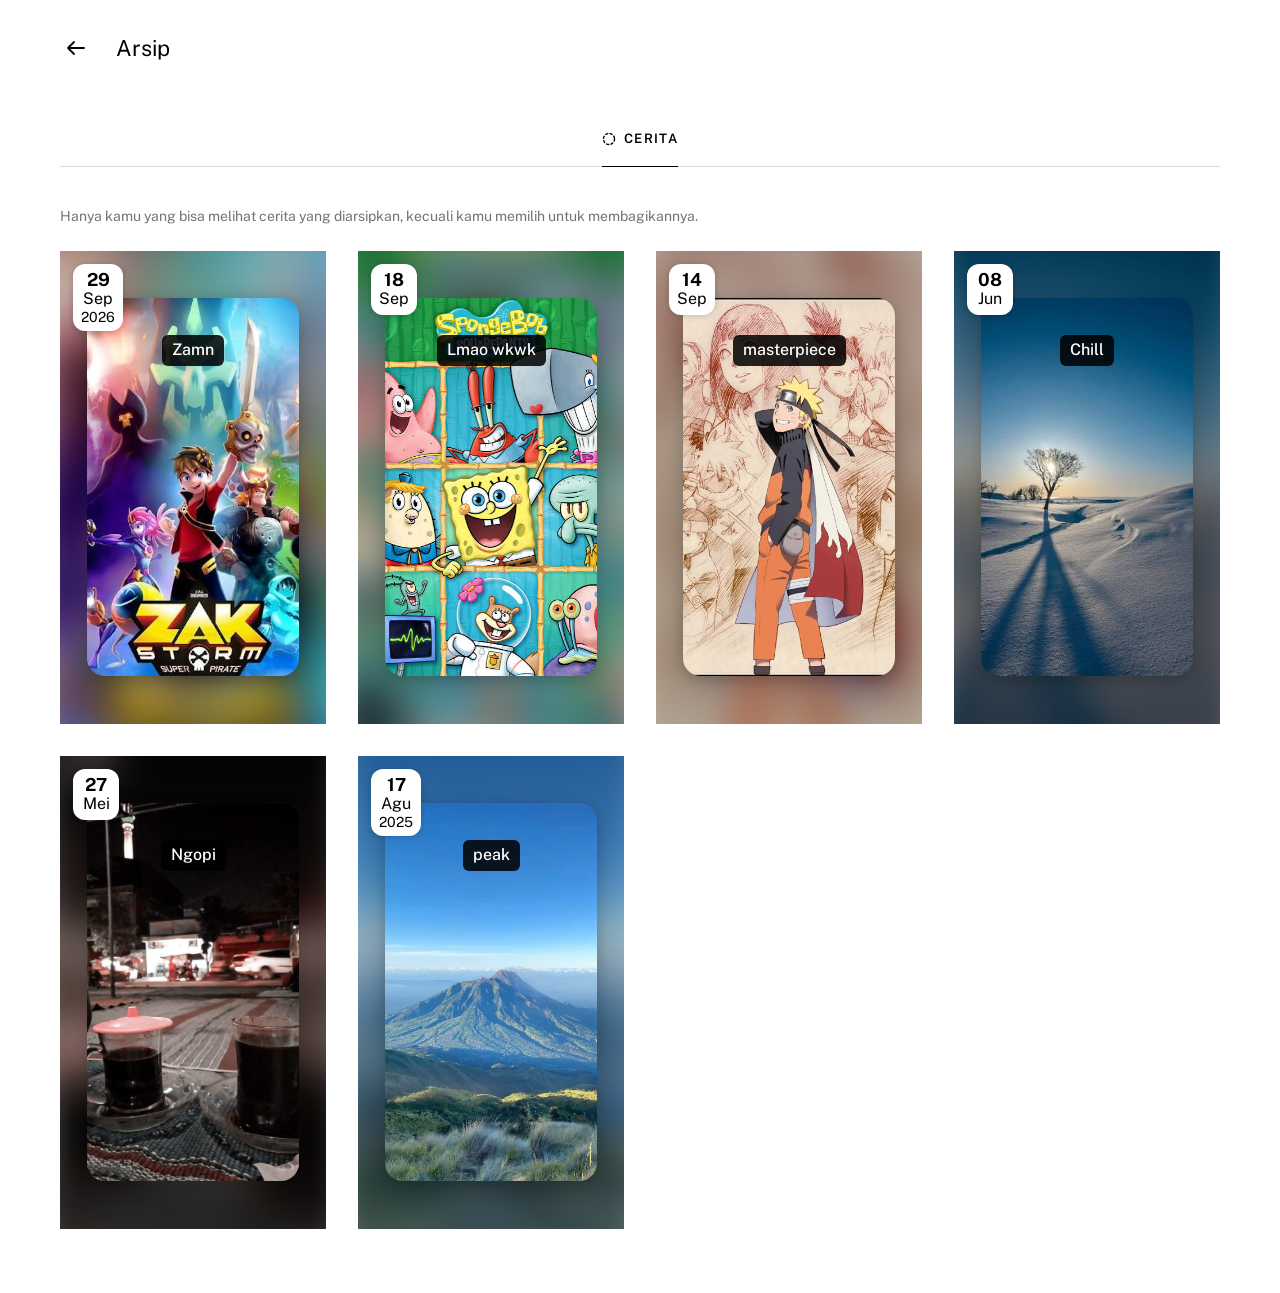
<file: archive.html>
<!DOCTYPE html>
<html lang="id">
<head>
    <meta charset="UTF-8">
    <meta name="viewport" content="width=device-width, initial-scale=1.0">
    <title>Arsip • Instagram</title>

    <link rel="preconnect" href="https://fonts.googleapis.com">
    <link rel="preconnect" href="https://fonts.gstatic.com" crossorigin>
    <link href="https://fonts.googleapis.com/css2?family=Public+Sans:ital,wght@0,100..900;1,100..900&display=swap" rel="stylesheet">

    <link rel="stylesheet" href="archive.css">
</head>
<body>

  <main class="page">

    <header class="top">
      <a href="index.html" class="back" aria-label="Kembali ke profil">
        <svg width="24" height="24" viewBox="0 0 24 24" fill="none" stroke="currentColor" stroke-width="1.8" stroke-linecap="round" stroke-linejoin="round" aria-hidden="true">
          <path d="M20 12H4M10 6l-6 6 6 6"/>
        </svg>
      </a>
      <h1 class="title">Arsip</h1>
    </header>

    <div class="tabs" role="tablist" aria-label="Jenis arsip">
      <button class="tab" role="tab" id="tab-stories" aria-selected="true" aria-controls="archive-grid">
        <svg width="14" height="14" viewBox="0 0 24 24" fill="none" stroke="currentColor" stroke-width="2.4" stroke-linecap="round" stroke-dasharray="3.4 4.2" aria-hidden="true">
          <circle cx="12" cy="12" r="9.5"/>
        </svg>
        Cerita
      </button>
    </div>

    <p class="note">Hanya kamu yang bisa melihat cerita yang diarsipkan, kecuali kamu memilih untuk membagikannya.</p>

    <section id="archive-grid" role="tabpanel" aria-labelledby="tab-stories"></section>

  </main>

  <dialog id="viewer" class="viewer" aria-label="Lihat cerita arsip">
    <div class="viewer-media">
      <button id="viewer-close" type="button" class="round" aria-label="Tutup">×</button>
      <button id="viewer-prev" type="button" class="round" aria-label="Sebelumnya">‹</button>
      <button id="viewer-next" type="button" class="round" aria-label="Berikutnya">›</button>
      <div id="viewer-frame" class="viewer-frame"></div>
    </div>
    <div class="viewer-info">
      <div style="min-width:0">
        <p id="viewer-date"></p>
        <p id="viewer-caption"></p>
      </div>
      <button id="viewer-restore" type="button" class="btn-blue">Kembalikan ke profil</button>
    </div>
  </dialog>

  <div id="toast" class="toast" role="status" aria-live="polite"></div>

  <script>

    const stories = [
      { id: 's1', day: '29', month: 'Sep', year: '2026', caption: 'Zamn',       src: 'story-1.jpg', bg: '#1e1b4b' },
      { id: 's2', day: '18', month: 'Sep', year: '',     caption: 'Lmao wkwk',       src: 'story-2.jpg', bg: '#0f766e' },
      { id: 's3', day: '14', month: 'Sep', year: '',     caption: 'masterpiece',          src: 'story-3.jpg', bg: '#b45309' },
      { id: 's4', day: '08', month: 'Jun', year: '',     caption: 'Chill',  src: 'story-4.jpg', bg: '#1d4ed8' },
      { id: 's5', day: '27', month: 'Mei', year: '',     caption: 'Ngopi',     src: 'story-5.jpg', bg: '#1c1917' },
      { id: 's6', day: '17', month: 'Agu', year: '2025', caption: 'peak',  src: 'story-6.jpg', bg: '#0369a1' }
    ];

    const $ = (id) => document.getElementById(id);
    const grid = $('archive-grid');
    const viewer = $('viewer');
    let viewIndex = 0;
    let lastOpener = null;

    function layerStyle(item) {
      return item.src
        ? `background-image:url('${item.src}')`
        : `background-image:${item.bg}`;
    }

    function badgeHTML(item) {
      return `<span class="badge"><b>${item.day}</b><span>${item.month}</span>${item.year ? `<span class="yr">${item.year}</span>` : ''}</span>`;
    }

    function stickerHTML(item) {
      const onlyEmoji = /^[\p{Extended_Pictographic}\u200d\ufe0f\s]+$/u.test(item.caption);
      return `<span class="sticker${onlyEmoji ? ' emoji' : ''}">${item.caption}</span>`;
    }

    function renderGrid() {
      if (!stories.length) {
        grid.innerHTML = `
          <div class="empty">
            <strong>Belum ada cerita di arsip</strong>
            <p>Cerita yang kamu arsipkan akan muncul di sini.</p>
          </div>`;
        return;
      }
      grid.innerHTML = `
        <ul class="grid">
          ${stories.map((item, i) => `
            <li>
              <button type="button" class="story" data-index="${i}"
                aria-label="Buka cerita ${item.day} ${item.month} ${item.year}: ${item.caption}">
                <span class="story-bg" style="${layerStyle(item)}"></span>
                <span class="story-frame" style="${layerStyle(item)}">${stickerHTML(item)}</span>
                ${badgeHTML(item)}
              </button>
            </li>`).join('')}
        </ul>`;
    }

    function renderViewer() {
      const item = stories[viewIndex];
      const frame = $('viewer-frame');
      frame.style.cssText = layerStyle(item);
      frame.innerHTML = stickerHTML(item);
      $('viewer-date').textContent = `${item.day} ${item.month}${item.year ? ' ' + item.year : ''}`;
      $('viewer-caption').textContent = item.caption;
      $('viewer-prev').disabled = viewIndex === 0;
      $('viewer-next').disabled = viewIndex === stories.length - 1;
    }

    function openViewer(index, opener) {
      viewIndex = index;
      lastOpener = opener;
      renderViewer();
      viewer.showModal();
    }

    function step(delta) {
      const next = viewIndex + delta;
      if (next < 0 || next >= stories.length) return;
      viewIndex = next;
      renderViewer();
    }

    function showToast(message) {
      const t = $('toast');
      t.textContent = message;
      t.classList.add('show');
      clearTimeout(showToast.timer);
      showToast.timer = setTimeout(() => t.classList.remove('show'), 2500);
    }

    grid.addEventListener('click', (e) => {
      const btn = e.target.closest('button[data-index]');
      if (btn) openViewer(Number(btn.dataset.index), btn);
    });

    $('viewer-close').addEventListener('click', () => viewer.close());
    $('viewer-prev').addEventListener('click', () => step(-1));
    $('viewer-next').addEventListener('click', () => step(1));

    viewer.addEventListener('click', (e) => { if (e.target === viewer) viewer.close(); });

    viewer.addEventListener('keydown', (e) => {
      if (e.key === 'ArrowLeft') step(-1);
      if (e.key === 'ArrowRight') step(1);
    });

    viewer.addEventListener('close', () => {
      if (lastOpener && document.contains(lastOpener)) lastOpener.focus();
    });

    $('viewer-restore').addEventListener('click', () => {
      stories.splice(viewIndex, 1);
      lastOpener = null;
      viewer.close();
      renderGrid();
      showToast('Dikembalikan ke profil');
    });

    renderGrid();
  </script>
</body>
</html>
</file>
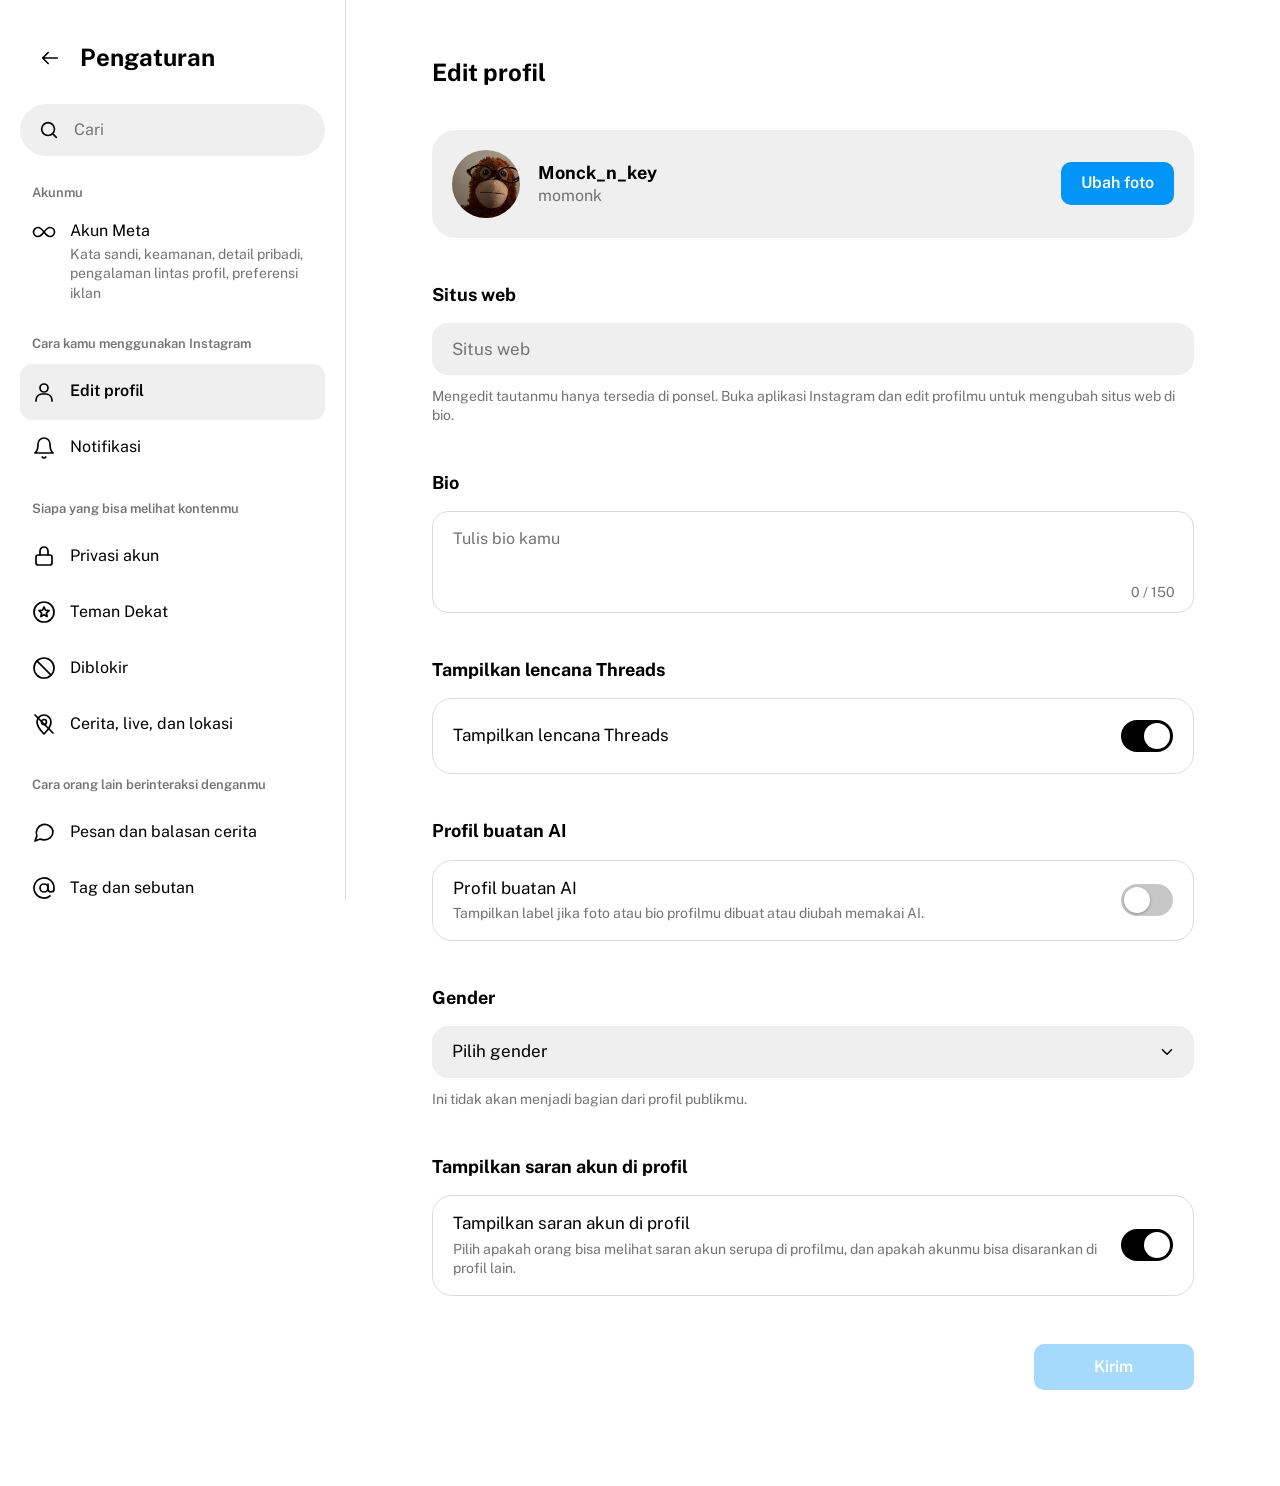
<file: edit-profile.html>
<!DOCTYPE html>
<html lang="id">
<head>
    <meta charset="UTF-8">
    <meta name="viewport" content="width=device-width, initial-scale=1.0">
    <title>Edit profil • Instagram</title>

    <link rel="preconnect" href="https://fonts.googleapis.com">
    <link rel="preconnect" href="https://fonts.gstatic.com" crossorigin>
    <link href="https://fonts.googleapis.com/css2?family=Public+Sans:ital,wght@0,100..900;1,100..900&display=swap" rel="stylesheet">

    <link rel="stylesheet" href="edit-profile.css">
</head>
<body>

  <div class="layout">

    <aside class="side" aria-label="Pengaturan">
      <div class="side-head">
        <a href="index.html" class="icon-btn" aria-label="Kembali ke profil">
          <svg width="22" height="22" viewBox="0 0 24 24" fill="none" stroke="currentColor" stroke-width="1.8" stroke-linecap="round" stroke-linejoin="round" aria-hidden="true"><path d="M20 12H4M10 6l-6 6 6 6"/></svg>
        </a>
        <h2 class="side-title">Pengaturan</h2>
      </div>

      <label class="search">
        <svg width="22" height="22" viewBox="0 0 24 24" fill="none" stroke="currentColor" stroke-width="1.8" stroke-linecap="round" aria-hidden="true"><circle cx="11" cy="11" r="7"/><path d="m20 20-3.500-3.500"/></svg>
        <input id="menu-search" type="search" placeholder="Cari" autocomplete="off" aria-label="Cari pengaturan" />
      </label>

      <nav id="menu" aria-label="Menu pengaturan"></nav>
      <p id="no-result" class="no-result" hidden>Tidak ada pengaturan yang cocok.</p>
    </aside>

    <main class="main">
      <div class="content">

        <a href="index.html" class="icon-btn back-mobile" aria-label="Kembali ke profil">
          <svg width="22" height="22" viewBox="0 0 24 24" fill="none" stroke="currentColor" stroke-width="1.8" stroke-linecap="round" stroke-linejoin="round" aria-hidden="true"><path d="M20 12H4M10 6l-6 6 6 6"/></svg>
        </a>

        <div class="select-wrap mobile-nav">
          <select id="mobile-nav" class="input" aria-label="Pilih pengaturan"></select>
          <svg width="18" height="18" viewBox="0 0 24 24" fill="none" stroke="currentColor" stroke-width="2" stroke-linecap="round" stroke-linejoin="round" aria-hidden="true"><path d="m6 9 6 6 6-6"/></svg>
        </div>

        <h1 id="page-title" class="page-title">Edit profil</h1>

        <div id="page-other" class="stack" hidden></div>

        <div id="page-edit">
        <form id="edit-form" novalidate>

          <section class="profile-card">
            <div class="profile-info">
              <img id="avatar" class="avatar" src="profile.jpg" alt="Foto profil" />
              <div style="min-width:0">
                <p id="p-username" class="p-username">Monck_n_key</p>
                <p id="p-name" class="p-name">momonk</p>
              </div>
            </div>
            <button type="button" id="photo-btn" class="btn">Ubah foto</button>
            <input type="file" id="photo-input" accept="image/*" hidden />
          </section>

          <div class="field">
            <label class="label" for="website">Situs web</label>
            <input id="website" class="input" type="text" placeholder="Situs web" disabled />
            <p class="hint">Mengedit tautanmu hanya tersedia di ponsel. Buka aplikasi Instagram dan edit profilmu untuk mengubah situs web di bio.</p>
          </div>

          <div class="field">
            <label class="label" for="bio">Bio</label>
            <div class="bio-box">
              <textarea id="bio" maxlength="150" placeholder="Tulis bio kamu"></textarea>
              <span id="bio-count" class="bio-count">0 / 150</span>
            </div>
          </div>

          <div class="field">
            <h2 class="label" id="threads-label">Tampilkan lencana Threads</h2>
            <div class="row">
              <span class="row-title">Tampilkan lencana Threads</span>
              <button type="button" role="switch" id="threads" class="switch" aria-checked="true" aria-labelledby="threads-label"></button>
            </div>
          </div>

          <div class="field">
            <h2 class="label" id="ai-label">Profil buatan AI</h2>
            <div class="row">
              <div>
                <p class="row-title">Profil buatan AI</p>
                <p class="row-desc">Tampilkan label jika foto atau bio profilmu dibuat atau diubah memakai AI.</p>
              </div>
              <button type="button" role="switch" id="ai" class="switch" aria-checked="false" aria-labelledby="ai-label"></button>
            </div>
          </div>

          <div class="field">
            <label class="label" for="gender">Gender</label>
            <div class="select-wrap">
              <select id="gender" class="input">
                <option value="">Pilih gender</option>
                <option value="Perempuan">Perempuan</option>
                <option value="Laki-laki">Laki-laki</option>
                <option value="Kustom">Kustom</option>
                <option value="Tidak ingin menyebutkan">Pilih tidak menyebutkan</option>
              </select>
              <svg width="18" height="18" viewBox="0 0 24 24" fill="none" stroke="currentColor" stroke-width="2" stroke-linecap="round" stroke-linejoin="round" aria-hidden="true"><path d="m6 9 6 6 6-6"/></svg>
            </div>
            <p class="hint">Ini tidak akan menjadi bagian dari profil publikmu.</p>
          </div>

          <div class="field">
            <h2 class="label" id="suggest-label">Tampilkan saran akun di profil</h2>
            <div class="row">
              <div>
                <p class="row-title">Tampilkan saran akun di profil</p>
                <p class="row-desc">Pilih apakah orang bisa melihat saran akun serupa di profilmu, dan apakah akunmu bisa disarankan di profil lain.</p>
              </div>
              <button type="button" role="switch" id="suggest" class="switch" aria-checked="true" aria-labelledby="suggest-label"></button>
            </div>
          </div>

          <div class="actions">
            <button type="submit" id="submit-btn" class="btn" disabled>Kirim</button>
          </div>

        </form>
        </div>
      </div>
    </main>
  </div>

  <div id="toast" class="toast" role="status" aria-live="polite"></div>

  <script>

    const ICONS = {
      meta: '<path d="M12 12c-2-2.700-3.500-4.500-6-4.500a4.500 4.500 0 0 0 0 9c2.500 0 4-1.800 6-4.500zm0 0c2 2.700 3.500 4.500 6 4.500a4.500 4.500 0 0 0 0-9c-2.500 0-4 1.800-6 4.500z"/>',
      user: '<circle cx="12" cy="8" r="4"/><path d="M4 21v-1a6 6 0 0 1 6-6h4a6 6 0 0 1 6 6v1"/>',
      bell: '<path d="M6 8a6 6 0 0 1 12 0c0 7 3 9 3 9H3s3-2 3-9"/><path d="M10.300 21a1.940 1.940 0 0 0 3.400 0"/>',
      lock: '<rect x="4" y="11" width="16" height="10" rx="2"/><path d="M8 11V7a4 4 0 0 1 8 0v4"/>',
      star: '<circle cx="12" cy="12" r="10"/><path d="m12 7 1.500 3.200 3.500.4-2.600 2.400.7 3.500L12 14.700 8.900 16.500l.7-3.500L7 10.600l3.500-.4z"/>',
      ban: '<circle cx="12" cy="12" r="10"/><path d="m4.900 4.900 14.200 14.200"/>',
      pinoff: '<path d="M12 22s7-7 7-12a7 7 0 0 0-14 0c0 5 7 12 7 12z"/><circle cx="12" cy="10" r="2.500"/><path d="M3 3l18 18"/>',
      chat: '<path d="M21 11.500a8.400 8.400 0 0 1-9 8.400 8.500 8.500 0 0 1-3.800-.9L3 21l1.900-5.100A8.400 8.400 0 1 1 21 11.500z"/>',
      at: '<circle cx="12" cy="12" r="4"/><path d="M16 8v5a3 3 0 0 0 6 0v-1a10 10 0 1 0-4 8"/>',
      comment: '<path d="M21 15a2 2 0 0 1-2 2H7l-4 4V5a2 2 0 0 1 2-2h14a2 2 0 0 1 2 2z"/>',
      repeat: '<path d="m17 2 4 4-4 4"/><path d="M3 11v-1a4 4 0 0 1 4-4h14"/><path d="m7 22-4-4 4-4"/><path d="M21 13v1a4 4 0 0 1-4 4H3"/>',
      restrict: '<circle cx="9" cy="8" r="4"/><path d="M2 21v-1a6 6 0 0 1 6-6h2"/><path d="m17 14 5 5m0-5-5 5"/>',
      words: '<path d="M4 7V5h16v2"/><path d="M12 5v14"/><path d="M9 19h6"/>',
      mute: '<path d="M11 5 6 9H2v6h4l5 4z"/><path d="m22 9-6 6m0-6 6 6"/>',
      sliders: '<path d="M4 6h8M18 6h2M4 12h2M12 12h8M4 18h10M20 18h0"/><circle cx="15" cy="6" r="2"/><circle cx="9" cy="12" r="2"/><circle cx="17" cy="18" r="2"/>',
      heart: '<path d="M20.800 5.600a5.500 5.500 0 0 0-7.800 0L12 6.700l-1-1.100a5.500 5.500 0 0 0-7.800 7.800L12 22l8.800-8.600a5.500 5.500 0 0 0 0-7.800z"/>',
      download: '<path d="M12 3v12m0 0 4-4m-4 4-4-4"/><path d="M4 17v2a2 2 0 0 0 2 2h12a2 2 0 0 0 2-2v-2"/>',
      access: '<circle cx="12" cy="4.500" r="1.800"/><path d="M5 8h14M12 8v6m0 0-3 7m3-7 3 7"/>',
      globe: '<circle cx="12" cy="12" r="10"/><path d="M2 12h20M12 2a15 15 0 0 1 0 20 15 15 0 0 1 0-20z"/>',
      window: '<rect x="3" y="4" width="18" height="16" rx="2"/><path d="M3 9h18"/>',
      help: '<circle cx="12" cy="12" r="10"/><path d="M9.500 9a2.500 2.500 0 1 1 3.500 2.300c-.7.400-1 .9-1 1.700"/><path d="M12 17h.01"/>',
      shield: '<path d="M12 22s8-4 8-10V5l-8-3-8 3v7c0 6 8 10 8 10z"/>',
      info: '<circle cx="12" cy="12" r="10"/><path d="M12 16v-4M12 8h.01"/>'
    };

    const MENU = [
      { title: 'Akunmu', items: [
        { id: 'meta', icon: 'meta', label: 'Akun Meta', desc: 'Kata sandi, keamanan, detail pribadi, pengalaman lintas profil, preferensi iklan', href: 'https://accountscenter.instagram.com/' }
      ]},
      { title: 'Cara kamu menggunakan Instagram', items: [
        { id: 'edit', icon: 'user', label: 'Edit profil' },
        { id: 'notifikasi', icon: 'bell', label: 'Notifikasi' }
      ]},
      { title: 'Siapa yang bisa melihat kontenmu', items: [
        { id: 'privasi', icon: 'lock', label: 'Privasi akun' },
        { id: 'temandekat', icon: 'star', label: 'Teman Dekat' },
        { id: 'diblokir', icon: 'ban', label: 'Diblokir' },
        { id: 'cerita', icon: 'pinoff', label: 'Cerita, live, dan lokasi' }
      ]},
      { title: 'Cara orang lain berinteraksi denganmu', items: [
        { id: 'pesan', icon: 'chat', label: 'Pesan dan balasan cerita' },
        { id: 'tag', icon: 'at', label: 'Tag dan sebutan' },
        { id: 'komentar', icon: 'comment', label: 'Komentar' },
        { id: 'berbagi', icon: 'repeat', label: 'Berbagi dan repost' },
        { id: 'dibatasi', icon: 'restrict', label: 'Akun dibatasi' },
        { id: 'katatersembunyi', icon: 'words', label: 'Kata Tersembunyi' }
      ]},
      { title: 'Yang kamu lihat', items: [
        { id: 'dibisukan', icon: 'mute', label: 'Akun dibisukan' },
        { id: 'preferensi', icon: 'sliders', label: 'Preferensi konten' },
        { id: 'suka', icon: 'heart', label: 'Jumlah suka dan bagikan' }
      ]},
      { title: 'Aplikasi dan media kamu', items: [
        { id: 'arsip', icon: 'download', label: 'Pengarsipan dan pengunduhan' },
        { id: 'aksesibilitas', icon: 'access', label: 'Aksesibilitas' },
        { id: 'bahasa', icon: 'globe', label: 'Bahasa' },
        { id: 'izin', icon: 'window', label: 'Izin situs web' }
      ]},
      { title: 'Info lainnya dan dukungan', items: [
        { id: 'bantuan', icon: 'help', label: 'Bantuan', href: 'https://help.instagram.com/' },
        { id: 'pusatprivasi', icon: 'shield', label: 'Pusat Privasi', href: 'https://privacycenter.instagram.com/' },
        { id: 'status', icon: 'info', label: 'Status akun' }
      ]}
    ];

    const SAME3 = [
      { v: 'all', l: 'Semua orang' },
      { v: 'follow', l: 'Orang yang kamu ikuti' },
      { v: 'none', l: 'Tidak ada' }
    ];

    const PEOPLE = {
      rina:     { u: 'rina.putri',       n: 'Rina Putri',        c: '#e1306c' },
      dimas:    { u: 'dimas_p',          n: 'Dimas Pratama',     c: '#5851db' },
      sarah:    { u: 'sarah.k',          n: 'Sarah Kusuma',      c: '#f77737' },
      budi:     { u: 'budi.santoso',     n: 'Budi Santoso',      c: '#2ea44f' },
      ayu:      { u: 'ayu.lestari',      n: 'Ayu Lestari',       c: '#0095f6' },
      spam:     { u: 'akun_spam01',      n: 'Akun Spam',         c: '#737373' },
      promo:    { u: 'promo_murah99',    n: 'Promo Murah',       c: '#8a3ab9' },
      kating:   { u: 'kating.sok_asik',  n: 'Kating Sok Asik',   c: '#c13584' },
      info:     { u: 'info_kampus_ofc',  n: 'Info Kampus',       c: '#0e7490' },
      giveaway: { u: 'giveaway.hunter',  n: 'Giveaway Hunter',   c: '#b45309' }
    };

    const PAGES = {
      notifikasi: [
        { t: 'toggle', key: 'notifPause', label: 'Jeda semua', desc: 'Jeda sementara semua notifikasi push.', def: false },
        { t: 'heading', text: 'Notifikasi push' },
        { t: 'toggle', key: 'nSuka', label: 'Suka', def: true },
        { t: 'toggle', key: 'nKomentar', label: 'Komentar', def: true },
        { t: 'toggle', key: 'nPengikut', label: 'Pengikut dan pengikut baru', def: true },
        { t: 'toggle', key: 'nPesan', label: 'Pesan', def: true },
        { t: 'heading', text: 'Notifikasi email' },
        { t: 'toggle', key: 'eUmpanBalik', label: 'Email umpan balik', desc: 'Berikan masukan tentang Instagram.', def: true },
        { t: 'toggle', key: 'ePengingat', label: 'Email pengingat', desc: 'Dapatkan notifikasi yang mungkin terlewat.', def: true },
        { t: 'toggle', key: 'eProduk', label: 'Email produk', desc: 'Dapatkan tips dan fitur baru dari Instagram.', def: false },
        { t: 'toggle', key: 'eBerita', label: 'Email berita', desc: 'Dapatkan berita terbaru dari Instagram.', def: false },
        { t: 'toggle', key: 'eDukungan', label: 'Email dukungan', desc: 'Dapatkan pembaruan tentang permintaan dukunganmu.', def: true }
      ],
      privasi: [
        { t: 'toggle', key: 'private', label: 'Akun privat', def: false,
          desc: 'Saat akunmu publik, profil dan kirimanmu bisa dilihat siapa saja, di dalam maupun di luar Instagram, bahkan oleh orang yang tidak punya akun Instagram. Saat akunmu privat, hanya pengikut yang kamu setujui yang bisa melihat apa yang kamu bagikan, termasuk foto atau video di tagar dan halaman lokasi, serta daftar pengikut dan yang kamu ikuti.' }
      ],
      temandekat: [
        { t: 'text', html: 'Kami tidak memberi tahu siapa pun saat kamu mengedit daftar Teman Dekat. Kamu bisa membagikan cerita hanya ke orang-orang di daftar ini.' },
        { t: 'search' },
        { t: 'people', key: 'cf', mode: 'check', ids: ['rina', 'dimas', 'sarah', 'budi', 'ayu'] },
        { t: 'count' }
      ],
      diblokir: [
        { t: 'text', html: 'Kamu bisa memblokir orang kapan saja dari profil mereka. Orang yang diblokir tidak bisa melihat profil, cerita, atau kirimanmu.' },
        { t: 'people', key: 'blocked', mode: 'remove', ids: ['spam', 'promo'], action: 'Buka blokir',
          emptyTitle: 'Belum ada akun yang diblokir', emptyText: 'Akun yang kamu blokir akan muncul di sini.' }
      ],
      cerita: [
        { t: 'heading', text: 'Balasan cerita' },
        { t: 'radio', key: 'storyReply', def: 'all', label: 'Izinkan balasan cerita dari', options: [
          { v: 'all', l: 'Semua orang' }, { v: 'follow', l: 'Orang yang kamu ikuti' }, { v: 'off', l: 'Nonaktifkan balasan pesan' } ] },
        { t: 'heading', text: 'Berbagi' },
        { t: 'toggle', key: 'storyShareDM', label: 'Izinkan berbagi ke pesan', desc: 'Biarkan orang membagikan ceritamu lewat pesan.', def: true },
        { t: 'toggle', key: 'storyFB', label: 'Bagikan ceritamu ke Facebook', def: false },
        { t: 'toggle', key: 'storyGallery', label: 'Simpan cerita ke galeri', def: false },
        { t: 'heading', text: 'Lokasi' },
        { t: 'toggle', key: 'location', label: 'Gunakan layanan lokasi', desc: 'Izinkan Instagram memakai lokasimu untuk saran dan stiker lokasi.', def: false }
      ],
      pesan: [
        { t: 'heading', text: 'Siapa yang bisa mengirim pesan kepadamu' },
        { t: 'radio', key: 'dmWho', def: 'all', label: 'Siapa yang bisa mengirim pesan', options: SAME3 },
        { t: 'heading', text: 'Aktivitas' },
        { t: 'toggle', key: 'activity', label: 'Tampilkan status aktivitas', desc: 'Izinkan akun yang kamu ikuti dan siapa pun yang kamu kirimi pesan untuk melihat kapan kamu terakhir aktif.', def: true },
        { t: 'toggle', key: 'readReceipt', label: 'Tampilkan tanda sudah dibaca', desc: 'Beri tahu orang lain saat kamu sudah membaca pesan mereka.', def: true }
      ],
      tag: [
        { t: 'heading', text: 'Izinkan tag dari' },
        { t: 'radio', key: 'tagWho', def: 'all', label: 'Izinkan tag dari', options: SAME3 },
        { t: 'heading', text: 'Izinkan sebutan dari' },
        { t: 'radio', key: 'mentionWho', def: 'all', label: 'Izinkan sebutan dari', options: SAME3 },
        { t: 'heading', text: 'Persetujuan' },
        { t: 'toggle', key: 'tagManual', label: 'Setujui tag secara manual', desc: 'Pilih apakah kamu ingin meninjau tag sebelum muncul di profilmu.', def: false }
      ],
      komentar: [
        { t: 'heading', text: 'Izinkan komentar dari' },
        { t: 'radio', key: 'commentWho', def: 'all', label: 'Izinkan komentar dari', options: [
          { v: 'all', l: 'Semua orang' }, { v: 'followers', l: 'Pengikutmu' },
          { v: 'follow', l: 'Orang yang kamu ikuti' }, { v: 'both', l: 'Orang yang kamu ikuti dan pengikutmu' } ] },
        { t: 'heading', text: 'Filter' },
        { t: 'toggle', key: 'cOffensive', label: 'Sembunyikan komentar yang menyinggung', def: true },
        { t: 'toggle', key: 'cManual', label: 'Filter komentar manual', desc: 'Sembunyikan komentar yang mengandung kata tertentu dari Kata Tersembunyi.', def: false },
        { t: 'toggle', key: 'cGif', label: 'Izinkan GIF di komentar', def: true }
      ],
      berbagi: [
        { t: 'toggle', key: 'shareStory', label: 'Izinkan berbagi kiriman ke cerita', desc: 'Biarkan orang membagikan kiriman dan reel-mu ke cerita mereka.', def: true },
        { t: 'toggle', key: 'repost', label: 'Izinkan repost kontenmu', desc: 'Biarkan orang me-repost kiriman dan reel-mu ke profil mereka.', def: true },
        { t: 'toggle', key: 'embed', label: 'Izinkan orang menyematkan kirimanmu', desc: 'Kirimanmu bisa ditampilkan di situs web lain.', def: true },
        { t: 'toggle', key: 'shareDM', label: 'Izinkan berbagi lewat pesan', def: true }
      ],
      dibatasi: [
        { t: 'text', html: 'Batasi akun secara diam-diam untuk melindungi dirimu dari perundungan tanpa harus memblokir atau berhenti mengikuti mereka. Komentar dari akun yang dibatasi hanya terlihat oleh mereka sendiri.' },
        { t: 'people', key: 'restricted', mode: 'remove', ids: ['kating'], action: 'Hapus batasan',
          emptyTitle: 'Belum ada akun yang dibatasi', emptyText: 'Akun yang kamu batasi akan muncul di sini.' }
      ],
      katatersembunyi: [
        { t: 'toggle', key: 'hwComment', label: 'Sembunyikan komentar yang menyinggung', desc: 'Sembunyikan komentar yang mungkin menyinggung dari kiriman, cerita, dan live-mu.', def: true },
        { t: 'toggle', key: 'hwDM', label: 'Sembunyikan permintaan pesan yang menyinggung', desc: 'Pindahkan permintaan pesan yang mungkin menyinggung ke folder terpisah.', def: true },
        { t: 'toggle', key: 'hwAdvanced', label: 'Sembunyikan komentar lanjutan', desc: 'Sembunyikan komentar yang mungkin spam atau tidak relevan.', def: false },
        { t: 'heading', text: 'Kata, frasa, atau emoji kustom' },
        { t: 'textarea', key: 'hwCustom', placeholder: 'Tulis kata, frasa, atau emoji dipisah koma' },
        { t: 'text', html: 'Komentar dan permintaan pesan yang mengandung kata-kata ini akan disembunyikan.' }
      ],
      dibisukan: [
        { t: 'text', html: 'Akun yang dibisukan tidak akan tahu bahwa kamu membisukan mereka. Kamu masih bisa mengunjungi profil mereka kapan saja.' },
        { t: 'people', key: 'muted', mode: 'remove', ids: ['info', 'giveaway'], action: 'Berhenti membisukan',
          emptyTitle: 'Belum ada akun yang dibisukan', emptyText: 'Akun yang kamu bisukan akan muncul di sini.' }
      ],
      preferensi: [
        { t: 'heading', text: 'Kontrol konten sensitif' },
        { t: 'radio', key: 'sensitive', def: 'standard', label: 'Kontrol konten sensitif', options: [
          { v: 'less', l: 'Lebih sedikit' }, { v: 'standard', l: 'Standar' } ] },
        { t: 'heading', text: 'Saran' },
        { t: 'toggle', key: 'snooze', label: 'Tunda saran kiriman di feed', desc: 'Sembunyikan sementara kiriman yang disarankan selama 30 hari.', def: false }
      ],
      suka: [
        { t: 'toggle', key: 'hideLikes', label: 'Sembunyikan jumlah suka dan tayangan', def: false,
          desc: 'Hanya kamu yang akan melihat jumlah total suka dan tayangan di kirimanmu. Kamu masih bisa melihat siapa saja yang menyukainya dari kiriman itu.' }
      ],
      arsip: [
        { t: 'heading', text: 'Pengarsipan' },
        { t: 'toggle', key: 'saveStory', label: 'Simpan cerita ke arsip', desc: 'Cerita yang sudah berakhir otomatis disimpan di arsipmu agar tidak perlu menyimpannya satu per satu.', def: true },
        { t: 'toggle', key: 'saveLive', label: 'Simpan live ke arsip', def: true },
        { t: 'heading', text: 'Lihat dan unduh' },
        { t: 'link', label: 'Lihat arsip', href: 'archive.html' },
        { t: 'link', label: 'Unduh informasimu', href: 'https://accountscenter.instagram.com/', external: true }
      ],
      aksesibilitas: [
        { t: 'toggle', key: 'autoplay', label: 'Putar video otomatis', desc: 'Putar video secara otomatis saat kamu menggulir.', def: true },
        { t: 'toggle', key: 'reduceMotion', label: 'Kurangi gerakan', desc: 'Matikan animasi dan transisi di halaman ini.', def: false },
        { t: 'toggle', key: 'autoAlt', label: 'Teks alternatif otomatis', desc: 'Buat deskripsi gambar otomatis untuk pembaca layar.', def: true }
      ],
      bahasa: [
        { t: 'radio', key: 'lang', def: 'id', label: 'Bahasa', options: [
          { v: 'id', l: 'Bahasa Indonesia' }, { v: 'en', l: 'English' }, { v: 'ms', l: 'Bahasa Melayu' },
          { v: 'jv', l: 'Basa Jawa' }, { v: 'ja', l: '日本語' }, { v: 'ko', l: '한국어' } ] }
      ],
      izin: [
        { t: 'heading', text: 'Aplikasi dan situs web' },
        { t: 'text', html: 'Aplikasi dan situs web yang kamu hubungkan ke akun Instagram akan muncul di sini.' },
        { t: 'empty', title: 'Belum ada yang terhubung', text: 'Kamu belum memberi izin ke aplikasi atau situs web mana pun.' },
        { t: 'heading', text: 'Cookie' },
        { t: 'toggle', key: 'cookies', label: 'Izinkan cookie opsional', desc: 'Bantu kami menyesuaikan pengalamanmu dan menampilkan konten yang lebih relevan.', def: true }
      ],
      status: [ { t: 'status' } ]
    };

    const SETTINGS_KEY = 'ig_settings';
    let settings = (() => { try { return JSON.parse(localStorage.getItem(SETTINGS_KEY) || '{}'); } catch (e) { return {}; } })();
    const getS = (key, def) => (key in settings ? settings[key] : def);
    function setS(key, value) {
      settings[key] = value;
      try { localStorage.setItem(SETTINGS_KEY, JSON.stringify(settings)); } catch (e) {}
      if (key === 'reduceMotion') applyEffects();
    }
    function applyEffects() { document.documentElement.classList.toggle('reduce-motion', !!getS('reduceMotion', false)); }

    const PEOPLE_BLOCKS = {};
    Object.values(PAGES).flat().forEach((b) => { if (b.t === 'people') PEOPLE_BLOCKS[b.key] = b; });
    const peopleList = (b) => getS('p:' + b.key, b.mode === 'check' ? [] : b.ids);

    const CHEVRON = '<svg width="18" height="18" viewBox="0 0 24 24" fill="none" stroke="currentColor" stroke-width="2" stroke-linecap="round" stroke-linejoin="round" aria-hidden="true"><path d="m9 6 6 6-6 6"/></svg>';

    function emptyHTML(title, text) { return `<div class="empty-state"><strong>${title}</strong>${text}</div>`; }

    function personRow(id, right, tag) {
      const p = PEOPLE[id];
      return `<${tag} class="person" data-search="${(p.u + ' ' + p.n).toLowerCase()}">
        <span class="pavatar" style="background:${p.c}" aria-hidden="true">${p.u[0].toUpperCase()}</span>
        <span class="pname"><strong>${p.u}</strong><small>${p.n}</small></span>
        <span class="p-right">${right}</span>
      </${tag}>`;
    }

    function peopleHTML(b) {
      const list = peopleList(b);
      if (b.mode === 'remove') {
        if (!list.length) return emptyHTML(b.emptyTitle, b.emptyText);
        return `<div class="card">${list.map((id) => personRow(id,
          `<button type="button" class="btn-ghost" data-remove="${b.key}" data-id="${id}">${b.action}</button>`, 'div')).join('')}</div>`;
      }
      return `<div class="card">${b.ids.map((id) => personRow(id,
        `<input type="checkbox" class="check" data-person="${b.key}" data-id="${id}" ${list.includes(id) ? 'checked' : ''} aria-label="Pilih ${PEOPLE[id].u}">`, 'label')).join('')}</div>`;
    }

    function blockHTML(b) {
      switch (b.t) {
        case 'heading': return `<h2 class="section-title">${b.text}</h2>`;
        case 'text': return `<p class="desc">${b.html}</p>`;
        case 'toggle': return `
          <div class="row">
            <div>
              <p class="row-title">${b.label}</p>
              ${b.desc ? `<p class="row-desc">${b.desc}</p>` : ''}
            </div>
            <button type="button" role="switch" class="switch" data-key="${b.key}" aria-checked="${getS(b.key, b.def)}" aria-label="${b.label}"></button>
          </div>`;
        case 'radio': {
          const cur = getS(b.key, b.def);
          return `<div class="card" role="radiogroup" aria-label="${b.label}">${b.options.map((o) => `
            <label class="crow"><span>${o.l}</span>
              <input type="radio" class="radio" name="${b.key}" value="${o.v}" data-key="${b.key}" ${cur === o.v ? 'checked' : ''}>
            </label>`).join('')}</div>`;
        }
        case 'link': return `<a class="card crow" href="${b.href}" ${b.external ? 'target="_blank" rel="noopener noreferrer"' : ''}><span>${b.label}</span>${CHEVRON}</a>`;
        case 'textarea': return `<textarea class="textarea" data-key="${b.key}" placeholder="${b.placeholder}" aria-label="${b.placeholder}">${getS(b.key, '')}</textarea>`;
        case 'search': return `<input type="search" class="input people-search" placeholder="Cari" aria-label="Cari orang" autocomplete="off">`;
        case 'people': return `<div data-people="${b.key}">${peopleHTML(b)}</div>`;
        case 'count': return `<p id="cf-count" class="desc" style="margin-top:16px">${getS('p:cf', []).length} teman dekat</p>`;
        case 'empty': return emptyHTML(b.title, b.text);
        case 'status': return `
          <div class="status">
            <span class="status-icon"><svg width="36" height="36" viewBox="0 0 24 24" fill="none" stroke="currentColor" stroke-width="2.4" stroke-linecap="round" stroke-linejoin="round" aria-hidden="true"><path d="m5 12.500 4.500 4.500L19 7.500"/></svg></span>
            <strong>Akunmu dalam kondisi baik</strong>
            <p>Tidak ada pelanggaran atau pembatasan pada akunmu. Terus ikuti Pedoman Komunitas agar akunmu tetap aman.</p>
          </div>`;
      }
      return '';
    }

    const $ = (id) => document.getElementById(id);
    const INTERNAL = MENU.flatMap((g) => g.items).filter((it) => !it.href);
    const LABELS = Object.fromEntries(INTERNAL.map((it) => [it.id, it.label]));
    let current = 'edit';

    function renderMenu(query = '') {
      const q = query.trim().toLowerCase();
      let total = 0;
      $('menu').innerHTML = MENU.map((g) => {
        const items = g.items.filter((it) => !q || it.label.toLowerCase().includes(q) || (it.desc || '').toLowerCase().includes(q));
        if (!items.length) return '';
        total += items.length;
        return `
          <section class="group">
            <h3 class="group-title" style="margin-top:0;margin-bottom:10px">${g.title}</h3>
            <ul>
              ${items.map((it) => {
                const inner = `
                    <svg width="24" height="24" viewBox="0 0 24 24" fill="none" stroke="currentColor" stroke-width="1.7" stroke-linecap="round" stroke-linejoin="round" aria-hidden="true">${ICONS[it.icon]}</svg>
                    <span>${it.label}${it.desc ? `<small>${it.desc}</small>` : ''}</span>`;
                const cls = `item ${it.desc ? 'meta' : ''}`;
                return it.href
                  ? `<li><a class="${cls}" href="${it.href}" target="_blank" rel="noopener noreferrer">${inner}</a></li>`
                  : `<li><button type="button" class="${cls}" data-page="${it.id}" ${it.id === current ? 'aria-current="page"' : ''}>${inner}</button></li>`;
              }).join('')}
            </ul>
          </section>`;
      }).join('');
      $('no-result').hidden = total > 0;
    }

    function go(id) {
      if (!LABELS[id]) id = 'edit';
      current = id;
      const isEdit = id === 'edit';
      $('page-title').textContent = LABELS[id];
      $('page-edit').hidden = !isEdit;
      $('page-other').hidden = isEdit;
      $('page-other').innerHTML = isEdit ? '' : PAGES[id].map(blockHTML).join('');
      $('mobile-nav').value = id;
      document.title = LABELS[id] + ' • Instagram';
      renderMenu($('menu-search').value);
    }

    $('mobile-nav').innerHTML = INTERNAL.map((it) => `<option value="${it.id}">${it.label}</option>`).join('');
    $('mobile-nav').addEventListener('change', (e) => { location.hash = e.target.value; });
    $('menu-search').addEventListener('input', (e) => renderMenu(e.target.value));
    $('menu').addEventListener('click', (e) => {
      const btn = e.target.closest('button[data-page]');
      if (btn && btn.dataset.page !== current) location.hash = btn.dataset.page;
    });
    window.addEventListener('hashchange', () => go(location.hash.slice(1)));

    const other = $('page-other');

    other.addEventListener('click', (e) => {
      const sw = e.target.closest('.switch[data-key]');
      if (sw) {
        const on = sw.getAttribute('aria-checked') !== 'true';
        sw.setAttribute('aria-checked', String(on));
        setS(sw.dataset.key, on);
        return;
      }
      const rm = e.target.closest('button[data-remove]');
      if (rm) {
        const b = PEOPLE_BLOCKS[rm.dataset.remove];
        setS('p:' + b.key, peopleList(b).filter((x) => x !== rm.dataset.id));
        other.querySelector(`[data-people="${b.key}"]`).innerHTML = peopleHTML(b);
      }
    });

    other.addEventListener('change', (e) => {
      const el = e.target;
      if (el.matches('input[type="radio"][data-key]')) setS(el.dataset.key, el.value);
      if (el.matches('input[data-person]')) {
        const b = PEOPLE_BLOCKS[el.dataset.person];
        const list = peopleList(b).filter((x) => x !== el.dataset.id);
        if (el.checked) list.push(el.dataset.id);
        setS('p:' + b.key, list);
        const c = $('cf-count');
        if (c) c.textContent = list.length + ' teman dekat';
      }
    });

    other.addEventListener('input', (e) => {
      const el = e.target;
      if (el.matches('textarea[data-key]')) setS(el.dataset.key, el.value);
      if (el.matches('.people-search')) {
        const q = el.value.trim().toLowerCase();
        other.querySelectorAll('.person').forEach((r) => { r.hidden = !!q && !r.dataset.search.includes(q); });
      }
    });

    applyEffects();

    const STORAGE_KEY = 'ig_profile';
    const DEFAULTS = {
      name: 'momonk', username: 'Monck_n_key',
      bio: '', website: '', gender: '',
      threads: true, ai: false, suggest: true,
      photo: 'profile.jpg'
    };

    let saved = loadProfile();
    let state = { ...saved };

    function loadProfile() {
      try { return { ...DEFAULTS, ...JSON.parse(localStorage.getItem(STORAGE_KEY) || '{}') }; }
      catch (e) { return { ...DEFAULTS }; }
    }

    function applyState() {
      $('avatar').src = state.photo;
      $('p-username').textContent = state.username;
      $('p-name').textContent = state.name;
      $('bio').value = state.bio;
      $('gender').value = state.gender;
      ['threads', 'ai', 'suggest'].forEach((k) => $(k).setAttribute('aria-checked', String(state[k])));
      updateBioCount();
      updateSubmit();
    }

    function updateBioCount() { $('bio-count').textContent = $('bio').value.length + ' / 150'; }

    function isDirty() {
      return ['bio', 'gender', 'threads', 'ai', 'suggest', 'photo'].some((k) => state[k] !== saved[k]);
    }
    function updateSubmit() { $('submit-btn').disabled = !isDirty(); }

    function showToast(message) {
      const t = $('toast');
      t.textContent = message;
      t.classList.add('show');
      clearTimeout(showToast.timer);
      showToast.timer = setTimeout(() => t.classList.remove('show'), 2600);
    }

    function resizeImage(file, size = 320) {
      return new Promise((resolve, reject) => {
        const img = new Image();
        const url = URL.createObjectURL(file);
        img.onload = () => {
          const side = Math.min(img.width, img.height);
          const canvas = document.createElement('canvas');
          canvas.width = canvas.height = size;
          canvas.getContext('2d').drawImage(img, (img.width - side) / 2, (img.height - side) / 2, side, side, 0, 0, size, size);
          URL.revokeObjectURL(url);
          resolve(canvas.toDataURL('image/jpeg', 0.85));
        };
        img.onerror = () => { URL.revokeObjectURL(url); reject(); };
        img.src = url;
      });
    }

    $('photo-btn').addEventListener('click', () => $('photo-input').click());

    $('photo-input').addEventListener('change', async (e) => {
      const file = e.target.files[0];
      if (!file) return;
      if (!file.type.startsWith('image/')) { showToast('File harus berupa gambar.'); return; }
      try {
        state.photo = await resizeImage(file);
        $('avatar').src = state.photo;
        updateSubmit();
      } catch (err) {
        showToast('Foto tidak bisa dibuka. Coba file lain.');
      }
      e.target.value = '';
    });

    $('bio').addEventListener('input', (e) => { state.bio = e.target.value.trim(); updateBioCount(); updateSubmit(); });
    $('gender').addEventListener('change', (e) => { state.gender = e.target.value; updateSubmit(); });

    ['threads', 'ai', 'suggest'].forEach((k) => {
      $(k).addEventListener('click', () => {
        state[k] = !state[k];
        $(k).setAttribute('aria-checked', String(state[k]));
        updateSubmit();
      });
    });

    $('edit-form').addEventListener('submit', (e) => {
      e.preventDefault();
      if (!isDirty()) return;
      try {
        localStorage.setItem(STORAGE_KEY, JSON.stringify(state));
      } catch (err) {
        showToast('Gagal menyimpan. Coba pakai foto yang lebih kecil.');
        return;
      }
      saved = { ...state };
      updateSubmit();
      showToast('Profil disimpan');
    });

    applyState();
    go(location.hash.slice(1));
  </script>
</body>
</html>
</file>
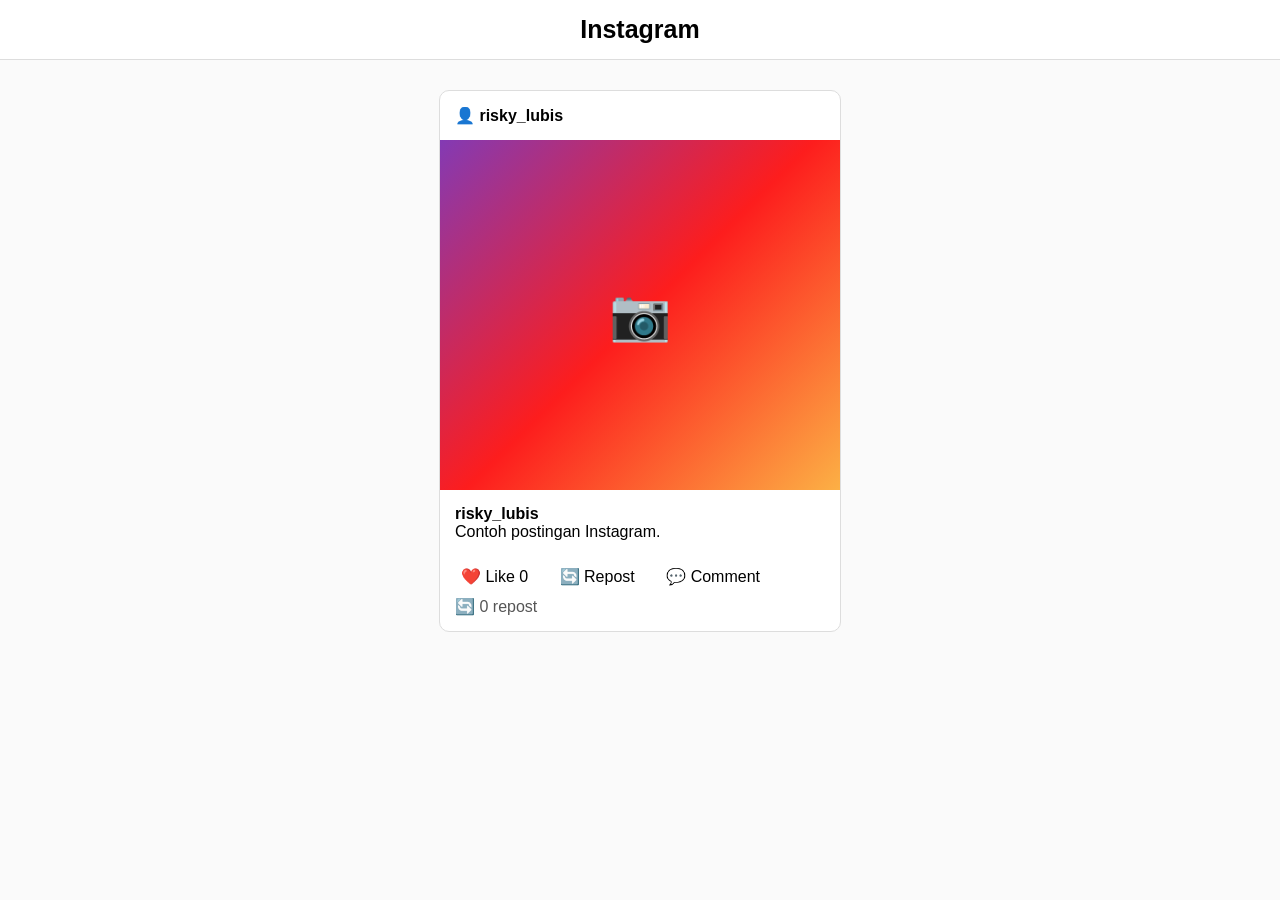
<file: repostindex.html>
<!DOCTYPE html>
<html lang="id">
<head>
    <meta charset="UTF-8">
    <meta name="viewport" content="width=device-width, initial-scale=1.0">
    <title>Instagram Repost</title>

    <style>
        body {
            font-family: Arial, sans-serif;
            background: #fafafa;
            margin: 0;
        }

        .header {
            background: white;
            padding: 15px;
            text-align: center;
            font-size: 25px;
            font-weight: bold;
            border-bottom: 1px solid #ddd;
        }

        .post {
            width: 400px;
            max-width: 90%;
            margin: 30px auto;
            background: white;
            border: 1px solid #ddd;
            border-radius: 10px;
            overflow: hidden;
        }

        .user {
            padding: 15px;
            font-weight: bold;
        }

        .foto {
            width: 100%;
            height: 350px;
            background: linear-gradient(135deg, #833ab4, #fd1d1d, #fcb045);
            display: flex;
            justify-content: center;
            align-items: center;
            color: white;
            font-size: 50px;
        }

        .caption {
            padding: 15px;
        }

        .buttons {
            padding: 10px 15px;
        }

        button {
            border: none;
            background: none;
            font-size: 16px;
            cursor: pointer;
            margin-right: 15px;
        }

        #repostBtn.active {
            color: #0095f6;
            font-weight: bold;
        }

        .repost-info {
            padding: 0 15px 15px;
            color: #555;
        }
    </style>
</head>

<body>

    <div class="header">
        Instagram
    </div>

    <div class="post">

        <div class="user">
            👤 risky_lubis
        </div>

        <div class="foto">
            📷
        </div>

        <div class="caption">
            <b>risky_lubis</b>
            <br>
            Contoh postingan Instagram.
        </div>

        <div class="buttons">

            <button onclick="likePost()">
                ❤️ Like <span id="like">0</span>
            </button>

            <button id="repostBtn" onclick="repost()">
                🔄 Repost
            </button>

            <button onclick="comment()">
                💬 Comment
            </button>

        </div>

        <div class="repost-info">
            🔄 <span id="repostCount">0</span> repost
        </div>

    </div>


    <script>

        let like = 0;
        let repostCount = 0;
        let sudahRepost = false;

        function likePost() {

            like++;

            document.getElementById("like").innerText = like;

        }


        function repost() {

            const button = document.getElementById("repostBtn");
            const count = document.getElementById("repostCount");

            if (sudahRepost == false) {

                repostCount++;
                sudahRepost = true;

                button.innerHTML = "✅ Reposted";
                button.classList.add("active");

            } else {

                repostCount--;
                sudahRepost = false;

                button.innerHTML = "🔄 Repost";
                button.classList.remove("active");

            }

            count.innerText = repostCount;

        }


        function comment() {

            let komentar = prompt("Tulis komentar:");

            if (komentar != null && komentar != "") {

                alert("Komentar berhasil ditambahkan!");

            }

        }

    </script>

</body>
</html>
</file>
<file: archive.css>
:root {
  --bg: #ffffff;
  --surface: #ffffff;
  --fg: #000000;
  --muted: #737373;
  --line: #dbdbdb;
  --hover: #efefef;
  --badge-bg: #ffffff;
  --badge-fg: #000000;
  --accent: #0095f6;
}
:root[data-theme="dark"] {
  --bg: #0c1014;
  --surface: #1c2128;
  --fg: #f5f5f5;
  --muted: #a8a8a8;
  --line: #262b32;
  --hover: #1c2128;
}

*, *::before, *::after { box-sizing: border-box; }
html, body { margin: 0; }
body {
  min-height: 100vh;
  background: var(--bg);
  color: var(--fg);
  font-family: "Public Sans", system-ui, sans-serif;
  font-size: 14px;
  line-height: 1.4;
}
button { font: inherit; color: inherit; background: none; border: 0; padding: 0; cursor: pointer; }
a { color: inherit; text-decoration: none; }
ul { list-style: none; margin: 0; padding: 0; }
:focus-visible { outline: 2px solid var(--fg); outline-offset: 2px; }

.page { width: min(100% - 32px, 1160px); margin: 0 auto; padding: 32px 0 64px; }

.top { display: flex; align-items: center; gap: 24px; }
.back { display: flex; align-items: center; justify-content: center; width: 32px; height: 32px; border-radius: 50%; }
.back:hover { background: var(--hover); }
.title { margin: 0; font-size: 22px; font-weight: 400; }

.tabs { display: flex; justify-content: center; margin-top: 48px; border-bottom: 1px solid var(--line); }
.tab {
  display: flex; align-items: center; gap: 8px;
  padding: 18px 0; margin-bottom: -1px;
  border-bottom: 1px solid var(--fg);
  font-size: 13px; font-weight: 600; letter-spacing: .1em; text-transform: uppercase;
}
.note { margin: 40px 0 24px; color: var(--muted); }

.grid { display: grid; grid-template-columns: repeat(2, 1fr); gap: 12px; }
@media (min-width: 640px)  { .grid { grid-template-columns: repeat(3, 1fr); gap: 20px; } }
@media (min-width: 960px)  { .grid { grid-template-columns: repeat(4, 1fr); gap: 32px; } }

.story {
  position: relative; display: block; width: 100%;
  aspect-ratio: 9 / 16; overflow: hidden;
  background: var(--hover);
  --grow: 1.03;
  transition: transform .25s ease, box-shadow .25s ease;
}

.story:hover,
.story:focus-visible {
  transform: scale(var(--grow));
  z-index: 2;
  box-shadow: 0 12px 30px rgba(0, 0, 0, .3);
}

.story-bg {
  position: absolute; inset: -12%;
  background-size: cover; background-position: center;
  filter: blur(22px) brightness(.75);
  transition: filter .3s ease;
}

.story-frame {
  position: absolute; inset: 10%;
  display: flex; align-items: center; justify-content: center;
  align-items: flex-start; padding-top: 14%;
  border-radius: 18px; overflow: hidden;
  background-size: cover; background-position: center;
  box-shadow: 0 4px 18px rgba(0, 0, 0, .28);
  transition: transform .25s ease, box-shadow .25s ease;
}
.story:hover .story-bg,
.story:focus-visible .story-bg { filter: blur(22px) brightness(.9); }
.sticker {
  max-width: 86%; padding: 5px 10px; border-radius: 6px;
  background: rgba(0, 0, 0, .85); color: #fff;
  font-size: 16px; font-weight: 500; line-height: 1.3; text-align: center;
}
.sticker.emoji { padding: 0; background: none; font-size: 56px; line-height: 1; }
.badge {
  position: absolute; left: 13px; top: 13px; z-index: 1;
  min-width: 46px; padding: 6px 8px; border-radius: 12px;
  background: var(--badge-bg); color: var(--badge-fg);
  text-align: center; line-height: 1.15;
  box-shadow: 0 1px 6px rgba(0, 0, 0, .18);
}
.badge b { display: block; font-size: 18px; font-weight: 700; }
.badge span { display: block; font-size: 16px; }
.badge .yr { font-size: 14px; }

.empty { padding: 96px 0; text-align: center; }
.empty strong { display: block; font-size: 18px; margin-bottom: 8px; }
.empty p { margin: 0 auto; max-width: 320px; color: var(--muted); }

.viewer {
  width: min(92vw, 25rem); margin: auto; padding: 0;
  border: 0; border-radius: 16px; overflow: hidden;
  background: var(--surface); color: var(--fg);
}
.viewer::backdrop { background: rgba(0, 0, 0, .7); }
.viewer-media { position: relative; }
.viewer-frame {
  position: relative; width: 100%; aspect-ratio: 9 / 16; max-height: 72vh; margin: 0 auto;
  display: flex; align-items: flex-start; justify-content: center; padding-top: 14%;
  background-size: cover; background-position: center;
}
.viewer[open] { animation: pop .18s ease-out; }
@keyframes pop { from { opacity: 0; transform: scale(.96); } to { opacity: 1; transform: none; } }
.viewer-media .round {
  position: absolute; z-index: 2; display: flex; align-items: center; justify-content: center;
  width: 36px; height: 36px; border-radius: 50%;
  background: rgba(255, 255, 255, .92); color: #000; font-size: 22px; line-height: 1;
}
.round:hover { background: #fff; }
.round[disabled] { display: none; }
#viewer-close { top: 12px; right: 12px; }
#viewer-prev  { top: 50%; left: 12px; transform: translateY(-50%); }
#viewer-next  { top: 50%; right: 12px; transform: translateY(-50%); }
.viewer-info { display: flex; align-items: center; justify-content: space-between; gap: 12px; padding: 14px 16px; }
.viewer-info p { margin: 0; }
#viewer-date { font-weight: 600; }
#viewer-caption { color: var(--muted); overflow: hidden; text-overflow: ellipsis; white-space: nowrap; }
.btn-blue {
  flex-shrink: 0; padding: 8px 14px; border-radius: 8px;
  background: var(--accent); color: #fff; font-weight: 600;
}
.btn-blue:hover { background: #1877f2; }

.toast {
  position: fixed; left: 50%; bottom: 24px; z-index: 50;
  transform: translate(-50%, 16px); opacity: 0; pointer-events: none;
  padding: 12px 16px; border-radius: 8px;
  background: var(--fg); color: var(--bg);
  transition: opacity .2s, transform .2s;
}
.toast.show { opacity: 1; transform: translate(-50%, 0); }
@media (prefers-reduced-motion: reduce) {
  .toast, .story, .story-frame, .story-bg { transition: none; }
  .story:hover, .story:focus-visible { transform: none; }
  .viewer[open] { animation: none; }
  .story:hover .story-frame, .story:focus-visible .story-frame { transform: none; }
}
</file>
<file: edit-profile.css>
:root {
  --bg: #ffffff;
  --surface: #efefef;
  --fg: #000000;
  --muted: #737373;
  --line: #dbdbdb;
  --hover: #efefef;
  --accent: #0095f6;
  --accent-hover: #1877f2;
  --switch-off: #c7c7c7;
}
:root[data-theme="dark"] {
  --bg: #0c1014;
  --surface: #1c2128;
  --fg: #f5f5f5;
  --muted: #a8a8a8;
  --line: #2d333b;
  --hover: #1c2128;
  --accent: #4a5df9;
  --accent-hover: #5b6cff;
  --switch-off: #3a4048;
}

*, *::before, *::after { box-sizing: border-box; }
html, body { margin: 0; }
body {
  min-height: 100vh;
  background: var(--bg);
  color: var(--fg);
  font-family: "Public Sans", system-ui, sans-serif;
  font-size: 16px;
  line-height: 1.4;
}
button, input, select, textarea { font: inherit; color: inherit; }
button { background: none; border: 0; padding: 0; cursor: pointer; text-align: left; }
a { color: inherit; text-decoration: none; }
ul { list-style: none; margin: 0; padding: 0; }
h1, h2, p { margin: 0; }
:focus-visible { outline: 2px solid var(--fg); outline-offset: 2px; }

.layout { display: grid; grid-template-columns: clamp(280px, 27vw, 440px) 1fr; min-height: 100vh; }

.side {
  position: sticky; top: 0; height: 100vh; overflow-y: auto;
  padding: 40px 20px 48px;
  border-right: 1px solid var(--line);
}
.side-head { display: flex; align-items: center; gap: 12px; padding: 0 12px; margin-bottom: 28px; }
.side-title { font-size: 24px; font-weight: 700; }
.icon-btn {
  display: flex; align-items: center; justify-content: center;
  width: 36px; height: 36px; border-radius: 50%; flex-shrink: 0;
}
.icon-btn:hover { background: var(--hover); }

.search {
  display: flex; align-items: center; gap: 12px;
  height: 52px; padding: 0 18px; margin-bottom: 28px;
  border-radius: 26px; background: var(--surface);
}
.search input { flex: 1; min-width: 0; border: 0; outline: 0; background: none; font-size: 16px; }
.search input::placeholder { color: var(--muted); }
.search:focus-within { outline: 2px solid var(--fg); outline-offset: 2px; }

.group { margin-bottom: 24px; }
.group-title { padding: 0 12px; margin-bottom: 10px; font-size: 13px; font-weight: 600; color: var(--muted); }
.item {
  display: flex; align-items: center; gap: 14px; width: 100%;
  min-height: 56px; padding: 8px 12px; border-radius: 12px;
  font-size: 16px;
}
.item:hover { background: var(--hover); }
.item[aria-current="page"] { background: var(--hover); font-weight: 600; }
.item svg { flex-shrink: 0; }
.item small { display: block; margin-top: 2px; font-size: 14px; font-weight: 400; color: var(--muted); }
.item.meta { align-items: flex-start; }
.no-result { padding: 12px; color: var(--muted); }

.main { padding: 56px 32px 96px; }
.content { width: 100%; max-width: 762px; margin: 0 auto; }
.back-mobile { display: none; margin-bottom: 16px; }
.page-title { font-size: 24px; font-weight: 700; margin-bottom: 40px; }

.profile-card {
  display: flex; align-items: center; justify-content: space-between; gap: 16px;
  padding: 20px; border-radius: 24px; background: var(--surface);
}
.profile-info { display: flex; align-items: center; gap: 18px; min-width: 0; }
.avatar { width: 68px; height: 68px; border-radius: 50%; object-fit: cover; background: var(--line); flex-shrink: 0; }
.p-username { font-size: 18px; font-weight: 700; overflow: hidden; text-overflow: ellipsis; white-space: nowrap; }
.p-name { color: var(--muted); overflow: hidden; text-overflow: ellipsis; white-space: nowrap; }

.btn {
  padding: 10px 20px; border-radius: 10px; flex-shrink: 0;
  background: var(--accent); color: #fff; font-weight: 600; text-align: center;
  transition: background .15s, opacity .15s;
}
.btn:hover { background: var(--accent-hover); }
.btn:disabled { opacity: .35; cursor: not-allowed; }
.btn:disabled:hover { background: var(--accent); }

.field { margin-top: 44px; }
.label { display: block; margin-bottom: 16px; font-size: 18px; font-weight: 700; }
.hint { margin-top: 12px; font-size: 14px; color: var(--muted); }

.input {
  display: block; width: 100%; height: 52px; padding: 0 20px;
  border: 0; border-radius: 16px; background: var(--surface);
  font-size: 17px; outline: 0;
}
.input::placeholder { color: var(--muted); }
.input:disabled { cursor: not-allowed; }
.input:focus-visible { outline: 2px solid var(--fg); outline-offset: 2px; }

.select-wrap { position: relative; }
.select-wrap select { appearance: none; -webkit-appearance: none; padding-right: 48px; cursor: pointer; }
.select-wrap svg { position: absolute; right: 18px; top: 50%; transform: translateY(-50%); pointer-events: none; }

.bio-box {
  position: relative; border: 1px solid var(--line); border-radius: 16px;
}
.bio-box:focus-within { border-color: var(--fg); }
.bio-box textarea {
  display: block; width: 100%; height: 100px; padding: 16px 20px 34px;
  border: 0; outline: 0; background: none; resize: none; font-size: 16px;
}
.bio-box textarea::placeholder { color: var(--muted); }
.bio-count { position: absolute; right: 18px; bottom: 10px; font-size: 14px; color: var(--muted); pointer-events: none; }

.row {
  display: flex; align-items: center; justify-content: space-between; gap: 20px;
  min-height: 76px; padding: 16px 20px;
  border: 1px solid var(--line); border-radius: 20px;
}
.row-title { font-size: 17px; }
.row-desc { margin-top: 4px; font-size: 14px; color: var(--muted); }

.switch {
  position: relative; width: 52px; height: 32px; flex-shrink: 0;
  border-radius: 16px; background: var(--switch-off); transition: background .2s;
}
.switch::after {
  content: ""; position: absolute; top: 3px; left: 3px;
  width: 26px; height: 26px; border-radius: 50%; background: #fff;
  box-shadow: 0 1px 3px rgba(0, 0, 0, .3); transition: transform .2s;
}
.switch[aria-checked="true"] { background: var(--fg); }
.switch[aria-checked="true"]::after { transform: translateX(20px); background: var(--bg); box-shadow: none; }

.actions { display: flex; justify-content: flex-end; margin-top: 48px; }
.actions .btn { min-width: 160px; padding: 12px 28px; }

.section-title { margin: 40px 0 16px; font-size: 18px; font-weight: 700; }
.stack > .section-title:first-child { margin-top: 0; }
.desc { margin: 0 0 16px; font-size: 14px; line-height: 1.5; color: var(--muted); }
.row + .row { margin-top: 12px; }
.card { display: block; border: 1px solid var(--line); border-radius: 20px; overflow: hidden; }
.card + .card { margin-top: 12px; }
.crow {
  display: flex; align-items: center; justify-content: space-between; gap: 16px;
  width: 100%; min-height: 60px; padding: 14px 20px; cursor: pointer;
}
.crow + .crow { border-top: 1px solid var(--line); }
.crow:hover { background: var(--hover); }
.crow svg { flex-shrink: 0; color: var(--muted); }

.radio, .check {
  appearance: none; -webkit-appearance: none; margin: 0; flex-shrink: 0;
  display: grid; place-content: center; width: 22px; height: 22px;
  border: 2px solid var(--muted); cursor: pointer;
}
.radio { border-radius: 50%; }
.radio:checked { border-color: var(--fg); }
.radio:checked::after { content: ""; width: 10px; height: 10px; border-radius: 50%; background: var(--fg); }
.check { border-radius: 6px; }
.check:checked { border-color: var(--fg); background: var(--fg); }
.check:checked::after {
  content: ""; width: 6px; height: 11px; margin-top: -2px;
  border: solid var(--bg); border-width: 0 2px 2px 0; transform: rotate(45deg);
}

.person { display: flex; align-items: center; gap: 14px; padding: 12px 20px; }
.person + .person { border-top: 1px solid var(--line); }
label.person { cursor: pointer; }
.person[hidden] { display: none; }
.pavatar {
  display: flex; align-items: center; justify-content: center; flex-shrink: 0;
  width: 44px; height: 44px; border-radius: 50%; color: #fff; font-weight: 700;
}
.pname { min-width: 0; }
.pname strong { display: block; }
.pname small { display: block; color: var(--muted); font-size: 14px; }
.p-right { margin-left: auto; }
.btn-ghost {
  padding: 8px 16px; border-radius: 10px; background: var(--surface);
  font-size: 14px; font-weight: 600; text-align: center;
}
.btn-ghost:hover { background: var(--line); }

.people-search { margin-bottom: 16px; height: 46px; }
.textarea {
  display: block; width: 100%; height: 130px; padding: 16px 20px;
  border: 1px solid var(--line); border-radius: 16px; background: none;
  font-size: 16px; resize: none; outline: 0;
}
.textarea:focus { border-color: var(--fg); }
.textarea::placeholder { color: var(--muted); }

.empty-state { padding: 56px 16px; text-align: center; color: var(--muted); }
.empty-state strong { display: block; margin-bottom: 6px; font-size: 18px; color: var(--fg); }
.status { display: flex; flex-direction: column; align-items: center; gap: 12px; padding: 48px 16px; text-align: center; }
.status-icon {
  display: flex; align-items: center; justify-content: center;
  width: 72px; height: 72px; border-radius: 50%; background: #2ea44f; color: #fff;
}
.status strong { font-size: 20px; }
.status p { max-width: 420px; color: var(--muted); }

.mobile-nav { display: none; margin-bottom: 16px; }
.reduce-motion *, .reduce-motion *::before, .reduce-motion *::after { transition: none !important; animation: none !important; }

.toast {
  position: fixed; left: 50%; bottom: 24px; z-index: 50;
  transform: translate(-50%, 16px); opacity: 0; pointer-events: none;
  padding: 12px 18px; border-radius: 8px; max-width: 90vw;
  background: var(--fg); color: var(--bg);
  transition: opacity .2s, transform .2s;
}
.toast.show { opacity: 1; transform: translate(-50%, 0); }
@media (prefers-reduced-motion: reduce) {
  .toast, .switch, .switch::after, .btn { transition: none; }
}

@media (max-width: 900px) {
  .layout { grid-template-columns: 1fr; }
  .side { display: none; }
  .main { padding: 24px 16px 80px; }
  .back-mobile { display: flex; }
  .mobile-nav { display: block; }
  .page-title { margin-bottom: 24px; }
  .profile-card { padding: 16px; }
}
</file>
